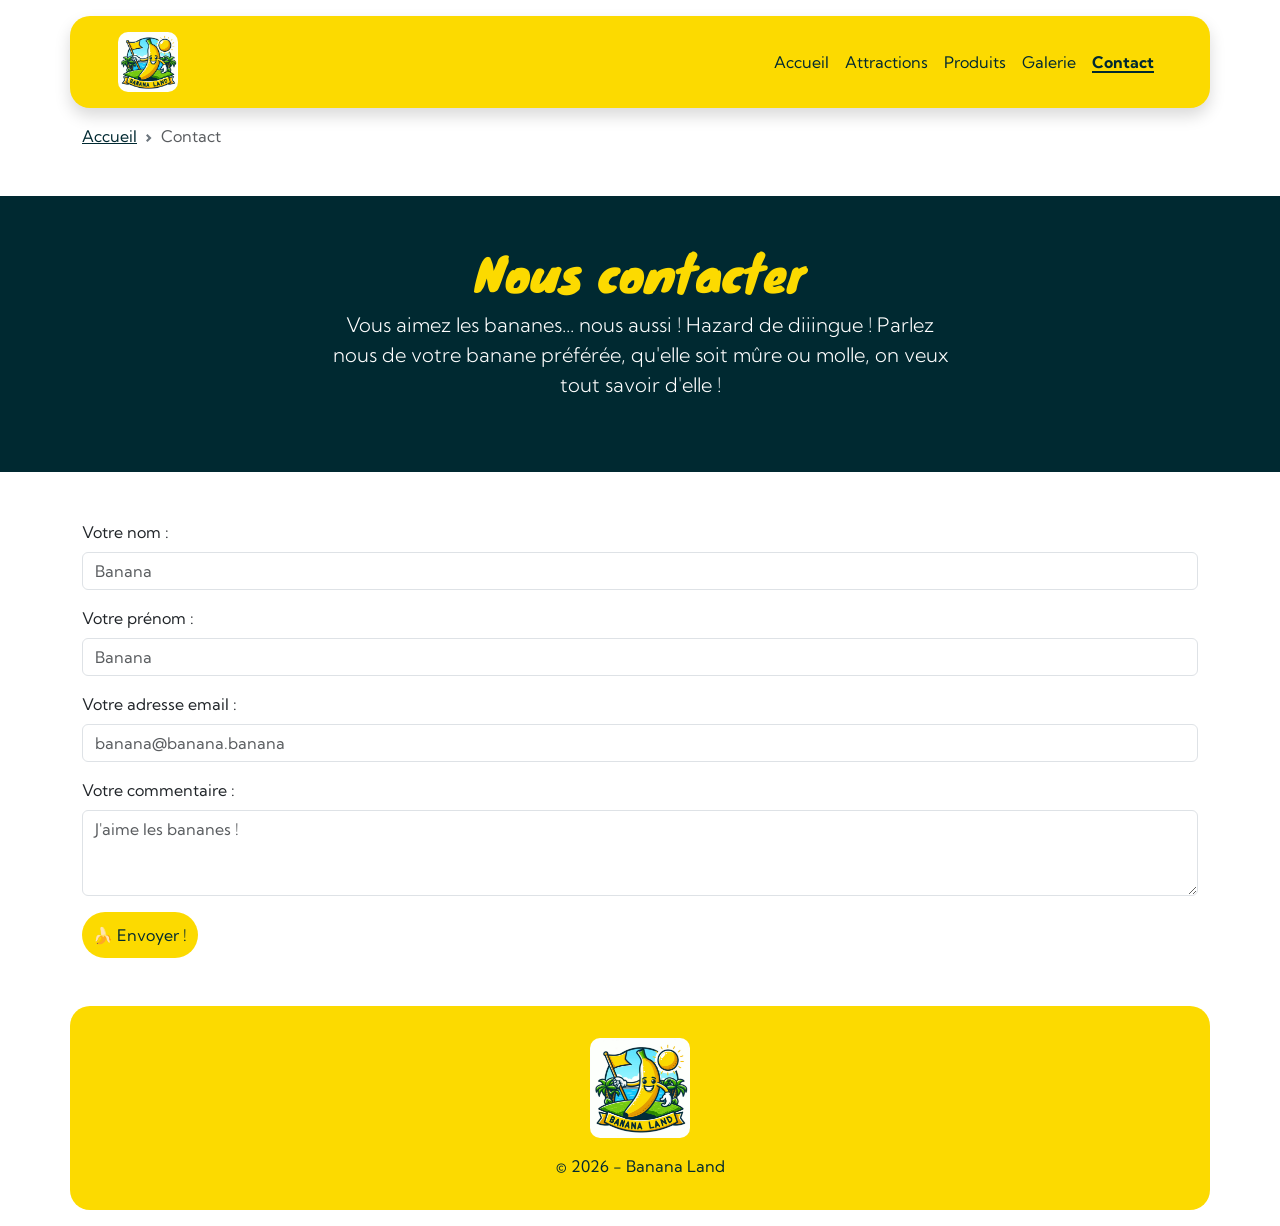
<file: contact.html>
<!DOCTYPE html>
<html lang="fr">
<head>
    <meta charset="UTF-8">
    <meta name="viewport" content="width=device-width, initial-scale=1.0">
    <title>Contact</title>

    <link href="https://cdn.jsdelivr.net/npm/bootstrap@5.3.8/dist/css/bootstrap.min.css" rel="stylesheet" integrity="sha384-sRIl4kxILFvY47J16cr9ZwB07vP4J8+LH7qKQnuqkuIAvNWLzeN8tE5YBujZqJLB" crossorigin="anonymous">
    <link rel="stylesheet" href="./style.css">
    <link rel="preconnect" href="https://fonts.googleapis.com">
    <link rel="preconnect" href="https://fonts.gstatic.com" crossorigin>
    <link href="https://fonts.googleapis.com/css2?family=Knewave&family=Kumbh+Sans:wght,YOPQ@100..900,300&display=swap" rel="stylesheet">

</head>
<body id="contact">

    <header class="d-flex flex-wrap align-items-center justify-content-center justify-content-md-between py-3 px-5 my-3 header-nav shadow container">
        <div class="col-md-3">
            <img alt="logo du site" src="./img/bananland_v1.PNG" width="60">
        </div>
        <ul class="nav col-12 col-md-auto mb-2 justify-content-center mb-md-0">
            <li><a href="./index.html" class="nav-link px-2">Accueil</a></li>
            <li><a href="./attraction.html" class="nav-link px-2">Attractions</a></li>
            <li><a href="./produits.html" class="nav-link px-2">Produits</a></li>
            <li><a href="./galerie.html" class="nav-link px-2">Galerie</a></li>
            <li><a href="./contact.html" class="nav-link active px-2">Contact</a></li>
        </ul>
        </div>
    </header>
    
    <nav style="--bs-breadcrumb-divider: url(&#34;data:image/svg+xml,%3Csvg xmlns='http://www.w3.org/2000/svg' width='8' height='8'%3E%3Cpath d='M2.5 0L1 1.5 3.5 4 1 6.5 2.5 8l4-4-4-4z' fill='%236c757d'/%3E%3C/svg%3E&#34;);" aria-label="breadcrumb" class="container">
        <ol class="breadcrumb">
            <li class="breadcrumb-item"><a href="index.html">Accueil</a></li>
            <li class="breadcrumb-item active" aria-current="page">Contact</li>
        </ol>
    </nav>

    <main>

        <div class="px-4 py-5 my-5 text-center title-card d-fluid container-fluid">
            <h1 class="display-5">Nous contacter</h1>
            <div class="col-lg-6 mx-auto">
                <p class="lead mb-4">Vous aimez les bananes... nous aussi ! Hazard de diiingue ! Parlez nous de votre banane préférée, qu'elle soit mûre ou molle, on veux tout savoir d'elle !</p>
                <div class="d-grid gap-2 d-sm-flex justify-content-sm-center">
                </div>
            </div>
        </div>

        <form method="post" action="#" class="container my-5">
        <div class="mb-3">
            <label for="nom" class="form-label">Votre nom :</label>
            <input type="text" class="form-control" id="nom" placeholder="Banana" required>
        </div>
        <div class="mb-3">
            <label for="prenom" class="form-label">Votre prénom :</label>
            <input type="text" class="form-control" id="prenom" placeholder="Banana" required>
        </div>
        <div class="mb-3">
            <label for="email" class="form-label">Votre adresse email :</label>
            <input type="email" class="form-control" id="email" placeholder="banana@banana.banana" required>
        </div>
        <div class="mb-3">
            <label for="comment" class="form-label">Votre commentaire :</label>
            <textarea class="form-control" id="comment" rows="3" placeholder="J'aime les bananes !" required></textarea>
        </div>
        <button type="submit" class=" m-auto btn btn-primary rounded-pill">🍌 Envoyer !</button>
        </form>
    </main>

    <footer class="row my-3 m-auto container">
        <div class="col m-3 text-center">
            <img class="my-3" alt="logo du site" src="./img/bananland_v1.PNG" width="100">
            <p>© 2026 - Banana Land</p>
        </div>
    </footer>

    <script src="https://cdn.jsdelivr.net/npm/bootstrap@5.3.8/dist/js/bootstrap.bundle.min.js" integrity="sha384-FKyoEForCGlyvwx9Hj09JcYn3nv7wiPVlz7YYwJrWVcXK/BmnVDxM+D2scQbITxI" crossorigin="anonymous"></script>
</body>
</html>
</file>
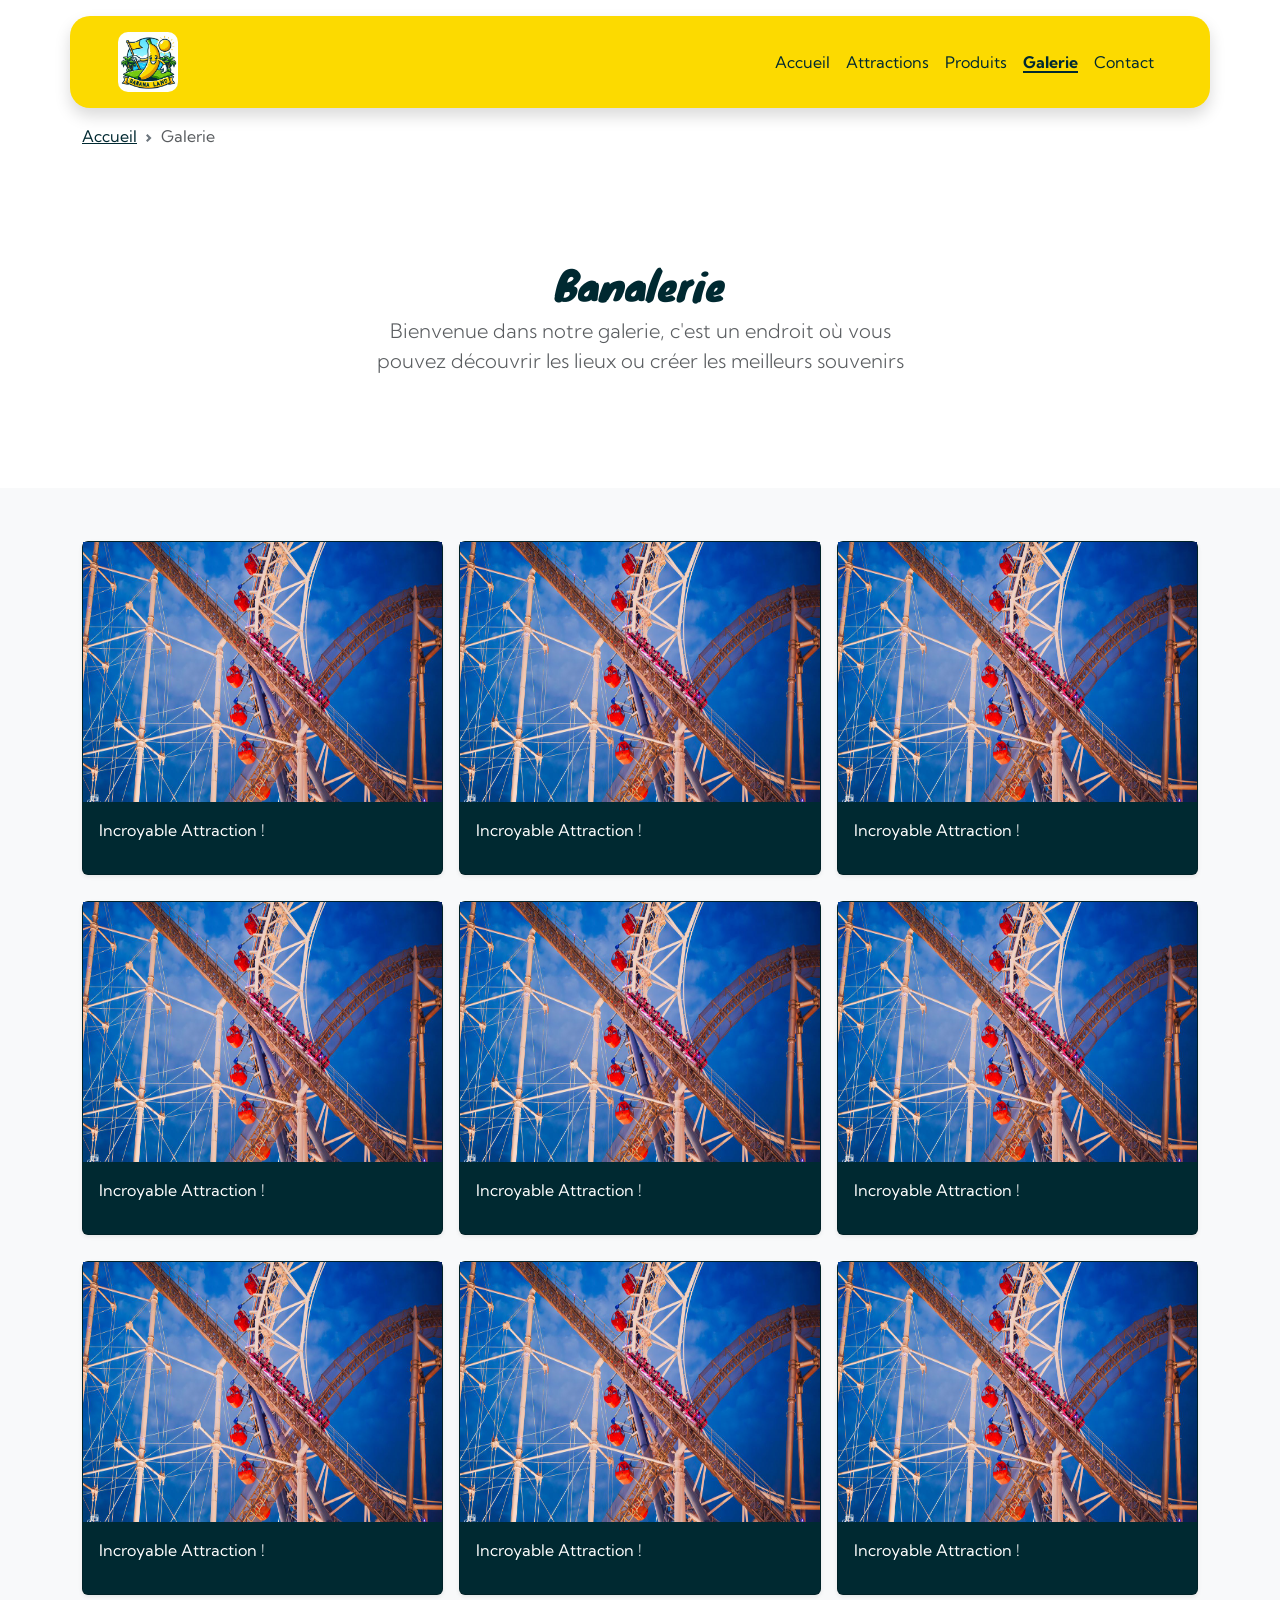
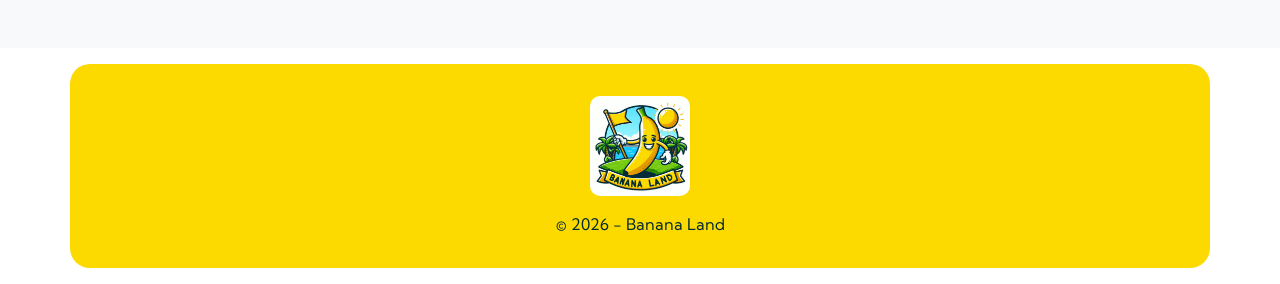
<file: galerie.html>
<!DOCTYPE html>
<html lang="en">
<head>
    <meta charset="UTF-8">
    <meta name="viewport" content="width=device-width, initial-scale=1.0">
    <title>Document</title>

    <link href="https://cdn.jsdelivr.net/npm/bootstrap@5.3.8/dist/css/bootstrap.min.css" rel="stylesheet" integrity="sha384-sRIl4kxILFvY47J16cr9ZwB07vP4J8+LH7qKQnuqkuIAvNWLzeN8tE5YBujZqJLB" crossorigin="anonymous">

    <link rel="stylesheet" href="./style.css">

    <link rel="preconnect" href="https://fonts.googleapis.com">
    <link rel="preconnect" href="https://fonts.gstatic.com" crossorigin>
    <link href="https://fonts.googleapis.com/css2?family=Knewave&family=Kumbh+Sans:wght,YOPQ@100..900,300&display=swap" rel="stylesheet">
</head>
<body>

        <header class="d-flex flex-wrap align-items-center justify-content-center justify-content-md-between py-3 px-5 my-3 header-nav shadow container">
        <div class="col-md-3">
            <img alt="logo du site" src="./img/bananland_v1.PNG" width="60">
        </div>
        <ul class="nav col-12 col-md-auto mb-2 justify-content-center mb-md-0">
            <li><a href="./index.html" class="nav-link px-2">Accueil</a></li>
            <li><a href="./attraction.html" class="nav-link px-2">Attractions</a></li>
            <li><a href="./produits.html" class="nav-link px-2">Produits</a></li>
            <li><a href="./galerie.html" class="nav-link active px-2">Galerie</a></li>
            <li><a href="./contact.html" class="nav-link px-2">Contact</a></li>
        </ul>
        </div>
    </header>
    
    <nav style="--bs-breadcrumb-divider: url(&#34;data:image/svg+xml,%3Csvg xmlns='http://www.w3.org/2000/svg' width='8' height='8'%3E%3Cpath d='M2.5 0L1 1.5 3.5 4 1 6.5 2.5 8l4-4-4-4z' fill='%236c757d'/%3E%3C/svg%3E&#34;);" aria-label="breadcrumb" class="container">
        <ol class="breadcrumb">
            <li class="breadcrumb-item"><a href="index.html">Accueil</a></li>
            <li class="breadcrumb-item active" aria-current="page">Galerie</li>
        </ol>
    </nav>

<section class="py-5 text-center container">
    <div class="row py-lg-5">
        <div class="col-lg-6 col-md-8 mx-auto">
            <h1 class="fw-light">Banalerie</h1>
            <p class="lead text-body-secondary">Bienvenue dans notre galerie, c'est un endroit où vous pouvez découvrir les lieux  ou créer les meilleurs souvenirs</p>
        </div>
    </div>
</section>
<div class="album py-5 bg-body-tertiary">
    <div class="container">
        <div class="row row-cols-1 row-cols-sm-2 row-cols-md-3 g-3">
            <div class="col">
                <div class="card shadow-sm">
                    <img src="./Asset/roller_coaster_ferris_wheel_attractions_1132552_1280x720.jpg" alt=" montagnes russes" width="100%" height="260">
                        <title>Placeholder</title>  
                        <rect width="100%" height="100%" fill="#55595c"></rect>
                    <div class="card-body">
                        <p class="card-text">Incroyable Attraction !</p>
                        <div class="d-flex justify-content-between align-items-center">
                            <div class="btn-group">
                            </div>
                        </div>
                    </div>
                </div>
            </div>
            <div class="col">
                <div class="card shadow-sm">
                    <img src="./Asset/roller_coaster_ferris_wheel_attractions_1132552_1280x720.jpg" alt="montagnes russes" width="100%" height="260">
                        <title>Placeholder</title>
                        <rect width="100%" height="100%" fill="#55595c"></rect>
                    <div class="card-body">
                        <p class="card-text">Incroyable Attraction !</p>
                        <div class="d-flex justify-content-between align-items-center">
                        </div>
                    </div>
                </div>
            </div>
            <div class="col">
                <div class="card shadow-sm">
                    <img src="./Asset/roller_coaster_ferris_wheel_attractions_1132552_1280x720.jpg" alt="montagnes russes" width="100%" height="260">
                    <div class="card-body">
                        <p class="card-text">Incroyable Attraction !</p>
                        <div class="d-flex justify-content-between align-items-center">
                            <div class="btn-group"></div>
                        </div>
                    </div>
                </div>
            </div>
            <div class="col">
                <div class="card shadow-sm">
                    <img src="./Asset/roller_coaster_ferris_wheel_attractions_1132552_1280x720.jpg" alt="montagnes russes" width="100%" height="260">
                    <div class="card-body">
                        <p class="card-text">Incroyable Attraction !</p>
                        <div class="d-flex justify-content-between align-items-center">
                            <div class="btn-group"></div>
                        </div>
                    </div>
                </div>
            </div>
            <div class="col">
                <div class="card shadow-sm">
                    <img src="./Asset/roller_coaster_ferris_wheel_attractions_1132552_1280x720.jpg" alt="montagnes russes" width="100%" height="260">
                    <div class="card-body">
                        <p class="card-text">Incroyable Attraction !</p>
                        <div class="d-flex justify-content-between align-items-center">
                            <div class="btn-group">
                            </div>
                        </div>
                    </div>
                </div>
            </div>
            <div class="col">
                <div class="card shadow-sm">
                    <img src="./Asset/roller_coaster_ferris_wheel_attractions_1132552_1280x720.jpg" alt="montagnes russes" width="100%" height="260">
                    <div class="card-body">
                        <p class="card-text">Incroyable Attraction !</p>
                        <div class="d-flex justify-content-between align-items-center">
                            <div class="btn-group"> 
                            </div>
                        </div>
                    </div>
                </div>
            </div>
            <div class="col">
                <div class="card shadow-sm">
                    <img src="./Asset/roller_coaster_ferris_wheel_attractions_1132552_1280x720.jpg" alt="montagn  es russes" width="100%" height="260"> 
                    <div class="card-body">
                        <p class="card-text">Incroyable Attraction !</p>
                        <div class="d-flex justify-content-between align-items-center">
                            <div class="btn-group">
                            </div>
                        </div>
                    </div>
                </div>
            </div>
            <div class="col">
                <div class="card shadow-sm">
                    <img src="./Asset/roller_coaster_ferris_wheel_attractions_1132552_1280x720.jpg" alt="montagnes russes" width="100%" height="260">
                    <div class="card-body">
                        <p class="card-text">Incroyable Attraction !</p>
                        <div class="d-flex justify-content-between align-items-center">
                            <div class="btn-group">
                            </div>
                        </div>
                    </div>
                </div>
            </div>
            <div class="col">
                <div class="card shadow-sm">
                    <img src="./Asset/roller_coaster_ferris_wheel_attractions_1132552_1280x720.jpg" alt="montagnes russes" width="100%" height="260">
                    <div class="card-body">
                        <p class="card-text">Incroyable Attraction !</p>
                        <div class="d-flex justify-content-between align-items-center">
                            <div class="btn-group">
                            </div>
                        </div>
                    </div>
                </div>
            </div>
        </div>
    </div>
</div>

<footer class="row my-3 m-auto container">
        <div class="col m-3 text-center">
            <img class="my-3" alt="logo du site" src="./img/bananland_v1.PNG" width="100">
            <p>© 2026 - Banana Land</p>
        </div>
    </footer>

<script src="https://cdn.jsdelivr.net/npm/bootstrap@5.3.8/dist/js/bootstrap.bundle.min.js" integrity="sha384-FKyoEForCGlyvwx9Hj09JcYn3nv7wiPVlz7YYwJrWVcXK/BmnVDxM+D2scQbITxI" crossorigin="anonymous"></script>
</body>
</html>
<h1></h1>
</file>
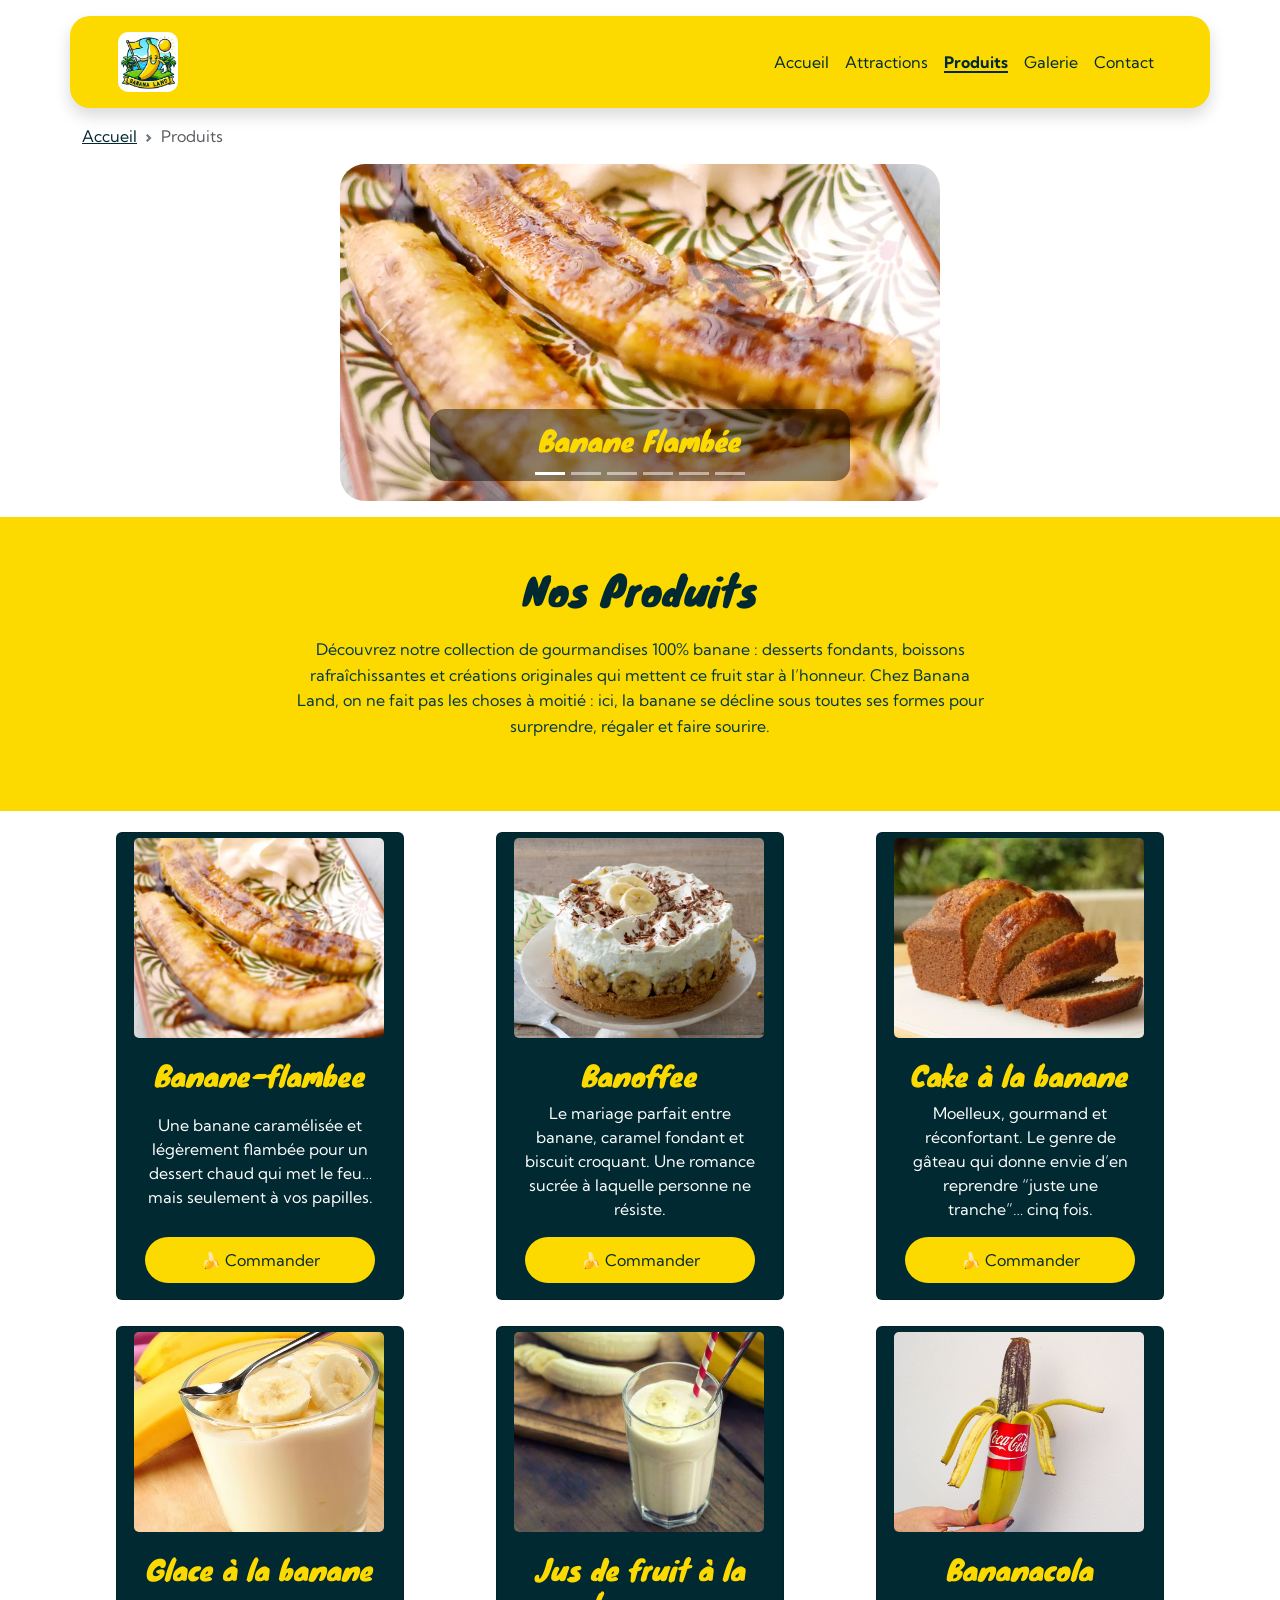
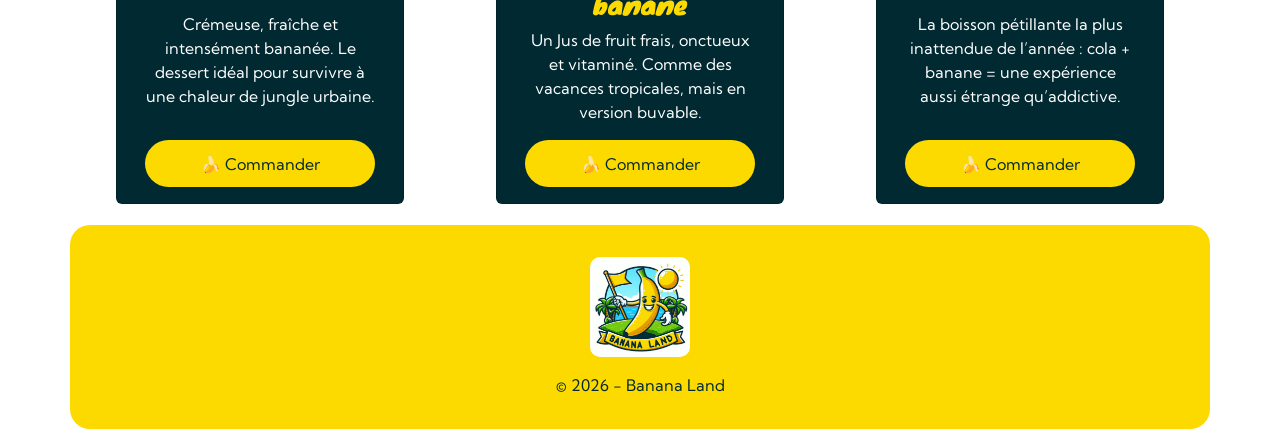
<file: produits.html>
<!DOCTYPE html>
<html lang="en">
<head>
    <meta charset="UTF-8">
    <meta name="viewport" content="width=device-width, initial-scale=1.0">
    <title>Produits BananaLand</title>
    <link href="https://cdn.jsdelivr.net/npm/bootstrap@5.3.8/dist/css/bootstrap.min.css" rel="stylesheet" integrity="sha384-sRIl4kxILFvY47J16cr9ZwB07vP4J8+LH7qKQnuqkuIAvNWLzeN8tE5YBujZqJLB" crossorigin="anonymous">
    <link href="https://fonts.googleapis.com/css2?family=Knewave&family=Kumbh+Sans:wght,YOPQ@100..900,300&display=swap" rel="stylesheet">
    <link rel="stylesheet" href="style.css">
    <script defer src="https://cdn.jsdelivr.net/npm/bootstrap@5.3.8/dist/js/bootstrap.bundle.min.js" integrity="sha384-FKyoEForCGlyvwx9Hj09JcYn3nv7wiPVlz7YYwJrWVcXK/BmnVDxM+D2scQbITxI" crossorigin="anonymous"></script>
    
</head>

<body>
    <header class="d-flex flex-wrap align-items-center justify-content-center justify-content-md-between py-3 px-5 my-3 header-nav shadow container">
        <div class="col-md-3">
            <img alt="logo du site" src="./img/bananland_v1.PNG" width="60">
        </div>
        <ul class="nav col-12 col-md-auto mb-2 justify-content-center mb-md-0">
            <li><a href="./index.html" class="nav-link px-2">Accueil</a></li>
            <li><a href="./attraction.html" class="nav-link px-2">Attractions</a></li>
            <li><a href="./produits.html" class="nav-link active px-2">Produits</a></li>
            <li><a href="./galerie.html" class="nav-link px-2">Galerie</a></li>
            <li><a href="./contact.html" class="nav-link px-2">Contact</a></li>
        </ul>
        </div>
    </header>
    
    <nav style="--bs-breadcrumb-divider: url(&#34;data:image/svg+xml,%3Csvg xmlns='http://www.w3.org/2000/svg' width='8' height='8'%3E%3Cpath d='M2.5 0L1 1.5 3.5 4 1 6.5 2.5 8l4-4-4-4z' fill='%236c757d'/%3E%3C/svg%3E&#34;);" aria-label="breadcrumb" class="container">
        <ol class="breadcrumb">
            <li class="breadcrumb-item"><a href="index.html">Accueil</a></li>
            <li class="breadcrumb-item active" aria-current="page">Produits</li>
        </ol>
    </nav>

    <div id="monCarousel" class="carousel slide mx-auto" data-bs-ride="carousel">

        <!-- Indicateurs -->
        <div class="carousel-indicators">
            <button type="button" data-bs-target="#monCarousel" data-bs-slide-to="0" class="active"></button>
            <button type="button" data-bs-target="#monCarousel" data-bs-slide-to="1"></button>
            <button type="button" data-bs-target="#monCarousel" data-bs-slide-to="2"></button>
            <button type="button" data-bs-target="#monCarousel" data-bs-slide-to="3"></button>
            <button type="button" data-bs-target="#monCarousel" data-bs-slide-to="4"></button>
            <button type="button" data-bs-target="#monCarousel" data-bs-slide-to="5"></button>
        </div>

        <!-- Slides -->
        <div class="carousel-inner my-3" >

            <div class="carousel-item active">
                <img src="img/Banane-flambee.webp" class="d-block w-100" alt="slide 1">
                <div class="carousel-caption">
                <h3>Banane Flambée</h3>
                </div>
            </div>

            <div class="carousel-item">
                <img src="img/banoffee.png" class="d-block w-100" alt="slide 2">
                <div class="carousel-caption">
                <h3>Banoffee</h3>
                </div>
            </div>

            <div class="carousel-item">
                <img src="img/cakebanane.webp" class="d-block w-100" alt="slide 3">
                <div class="carousel-caption">
                <h3>Cake à la banane</h3>
                </div>
            </div>

            <div class="carousel-item">
                <img src="img/smoothie.webp" class="d-block w-100" alt="slide 4">
                <div class="carousel-caption">
                <h3>Jus de fruit à la banane</h3>
                </div>
            </div>

            <div class="carousel-item">
                <img src="img/cola.jpg" class="d-block w-100" alt="slide 5">
                <div class="carousel-caption">
                <h3>BananoCola</h3>
                </div>
            </div>

            <div class="carousel-item">
                <img src="img/glace.jpg" class="d-block w-100" alt="slide 6">
                <div class="carousel-caption">
                <h3>Glace à la banane</h3>
                </div>
            </div>

        </div>

        <!-- Boutons précédent/suivant -->
        <button class="carousel-control-prev" type="button" data-bs-target="#monCarousel" data-bs-slide="prev">
            <span class="carousel-control-prev-icon"></span>
        </button>

        <button class="carousel-control-next" type="button" data-bs-target="#monCarousel" data-bs-slide="next">
            <span class="carousel-control-next-icon"></span>
        </button>
    </div>

    <div class="bandeau_h1 container-fluid py-5">
    <h1 class="text-center">Nos Produits</h1>
    <p class="description-produits text-center my-4 mx-auto">
    Découvrez notre collection de gourmandises 100% banane : desserts fondants, boissons rafraîchissantes et créations originales qui mettent ce fruit star à l’honneur. Chez Banana Land, on ne fait pas les choses à moitié : ici, la banane se décline sous toutes ses formes pour surprendre, régaler et faire sourire.
    </p>
    </div>

    <div class="container text-center">

        <div class="row justify-content-between my-3">
            <div class="card" style="width: 18rem;">
                <img src="img/Banane-flambee.webp" class="card-img-top" alt="photo banane flambée">
                <div class="card-body d-flex flex-column justify-content-between">
                    <h3 class="card-title">Banane-flambee</h3>
                    <p class="card-text">Une banane caramélisée et légèrement flambée pour un dessert chaud qui met le feu… mais seulement à vos papilles.</p>
                    <a href="#" class="btn btn-primary">🍌 Commander</a>
                </div>
            </div>
            <div class="card" style="width: 18rem;">
                <img src="img/banoffee.png" class="card-img-top" alt="photo Banoffee">
                <div class="card-body d-flex flex-column justify-content-between">
                    <h3 class="card-title">Banoffee</h3>
                    <p class="card-text">Le mariage parfait entre banane, caramel fondant et biscuit croquant. Une romance sucrée à laquelle personne ne résiste.</p>
                    <a href="#" class="btn btn-primary">🍌 Commander</a>
                </div>
            </div>
            <div class="card" style="width: 18rem;">
                <img src="img/cakebanane.webp" class="card-img-top" alt="photo Cake à la banane">
                <div class="card-body d-flex flex-column justify-content-between">
                    <h3 class="card-title">Cake à la banane</h3>
                    <p class="card-text">Moelleux, gourmand et réconfortant. Le genre de gâteau qui donne envie d’en reprendre “juste une tranche”… cinq fois.</p>
                    <a href="#" class="btn btn-primary">🍌 Commander</a>
                </div>
            </div>
        </div>
        <div class="row justify-content-between">
            <div class="card" style="width: 18rem;">
                <img src="img/glace.jpg" class="card-img-top" alt="photo Glace à la banane">
                <div class="card-body d-flex flex-column justify-content-between">
                    <h3 class="card-title">Glace à la banane</h3>
                    <p class="card-text">Crémeuse, fraîche et intensément bananée. Le dessert idéal pour survivre à une chaleur de jungle urbaine.</p>
                    <a href="#" class="btn btn-primary">🍌 Commander</a>
                </div>
            </div>
            <div class="card" style="width: 18rem;">
                <img src="img/smoothie.webp" class="card-img-top" alt="photo Jus de banane">
                <div class="card-body d-flex flex-column justify-content-between">
                    <h3 class="card-title">Jus de fruit à la banane</h3>
                    <p class="card-text">Un Jus de fruit frais, onctueux et vitaminé. Comme des vacances tropicales, mais en version buvable.</p>
                    <a href="#" class="btn btn-primary">🍌 Commander</a>
                </div>
            </div>
            <div class="card" style="width: 18rem;">
                <img src="img/cola.jpg" class="card-img-top" alt="photo de Bananacola">
                <div class="card-body d-flex flex-column justify-content-between">
                    <h3 class="card-title">Bananacola</h3>
                    <p class="card-text">La boisson pétillante la plus inattendue de l’année : cola + banane = une expérience aussi étrange qu’addictive.</p>
                    <a href="#" class="btn btn-primary">🍌 Commander</a>
                </div>
            </div>
        </div>
    </div>

    <footer class="row my-3 m-auto container">
        <div class="col m-3 text-center">
            <img class="my-3" alt="logo du site" src="./img/bananland_v1.PNG" width="100">
            <p>© 2026 - Banana Land</p>
        </div>
    </footer>

</body>
</html>
</file>
<file: style.css>
:root{
    --bleu-ciel: #62E3FF;
    --jaune: #FCDA00;
    --fonce: #002931;
}

body{
    font-family: "Kumbh Sans", sans-serif;
}

h1, h2, h3, h4, h5, h6{
    font-family: "Knewave", system-ui;
}


.btn-primary {
    --bs-btn-color: var(--fonce);
    --bs-btn-bg: var(--jaune);
    --bs-btn-border-color: var(--jaune);
    --bs-btn-hover-color: var(--fonce);
    --bs-btn-hover-bg: var(--bleu-ciel);
    --bs-btn-hover-border-color: var(--bleu-ciel);
    --bs-btn-active-color: var(--fonce);
    --bs-btn-active-bg: var(--bleu-ciel);
    --bs-btn-active-border-color: var(--bleu-ciel);
}

.title-card{
    background: var(--fonce);
    color: #fff
}

.title-card h1{
    color: var(--jaune);
}

header, footer{
    background: var(--jaune);
    border-radius: 20px;
    color: var(--fonce)
}

header img, footer img{
    border-radius: 10px;;
}

.nav{
    --bs-nav-link-color: var(--fonce);
}

.nav a:hover, .nav a:visited{
    color: var(--fonce);
    text-decoration: underline 2px;
    text-underline-offset: 3px;
}

.nav-link.active{
    color: var(--fonce);
    font-weight: bold;
    text-decoration: underline 2px;
    text-underline-offset: 3px;
}

.breadcrumb-item a{
    color: var(--fonce);
    transition: all ease 0.1s;
}

.breadcrumb-item a:hover{
    color: var(--jaune);
}

h1{
    color:#002931;
}

.bgPrimary {
    background-color: #FCDA00;
}

.bgSecondary {
    background-color: #003844;
}

.colorTextP {
    color: #FCDA00;
}

.colorTextS {
    color: #003844;
}

#monCarousel {
    max-width: 600px;
    border-radius: 25px;
}
.carousel-item{
    height: 337px;
}
.carousel-item img{
    height: 100%;
    width: 100%;
    object-fit: cover;
    border-radius: 25px;
}
.carousel-caption {
    background: rgba(0, 0, 0, 0.45);
    border-radius: 15px;
    padding: 15px;
    
}
.card-img-top{
    height: 200px;
    width: 250px;
    object-fit: cover;
    margin: 5px;
    border-radius: 5px;
}
.bandeau_h1{
    background-color:#FCDA00 ;
}
.card{
    background-color: #002931;
    margin: 5px auto;
}
p.card-text{
    color: white;
}
.btn-primary{
    background-color: #FCDA00;
    color: #002931;
    border: none;
    padding: 0.7em;
    border-radius: 25px;
}
.btn-primary a {
    text-decoration: none;
    color:#003844;
}
.btn-secondary {
    background-color:#003844;
    color: #FCDA00;
    border: none;
    padding: 0.7em;
    border-radius: 25px;
    --bs-btn-hover-color: #003844;
    --bs-btn-hover-bg: #62E3FF;
    --bs-btn-hover-border-color: #62E3FF;
    --bs-btn-active-color: #003844;
    --bs-btn-active-bg: #62E3FF;
    --bs-btn-active-border-color: #62E3FF;
}


.btn-secondary a, .btn-secondary a:active {
    text-decoration: none;
    color: inherit;
    background-color: inherit;
}
h3, h3.card-title{
    color:#FCDA00;
}
.description-produits {
    max-width: 700px;
    color: #003844;
    line-height: 1.6;
}
.card-body{
    display: flex;
    flex-direction: column;
    justify-content: space-between;
}
.logoMain img {
    max-height: 500px;
}
.titlecolor{
    color:#FCDA00;
}
.spancolor{
    color: white;
}
</file>
